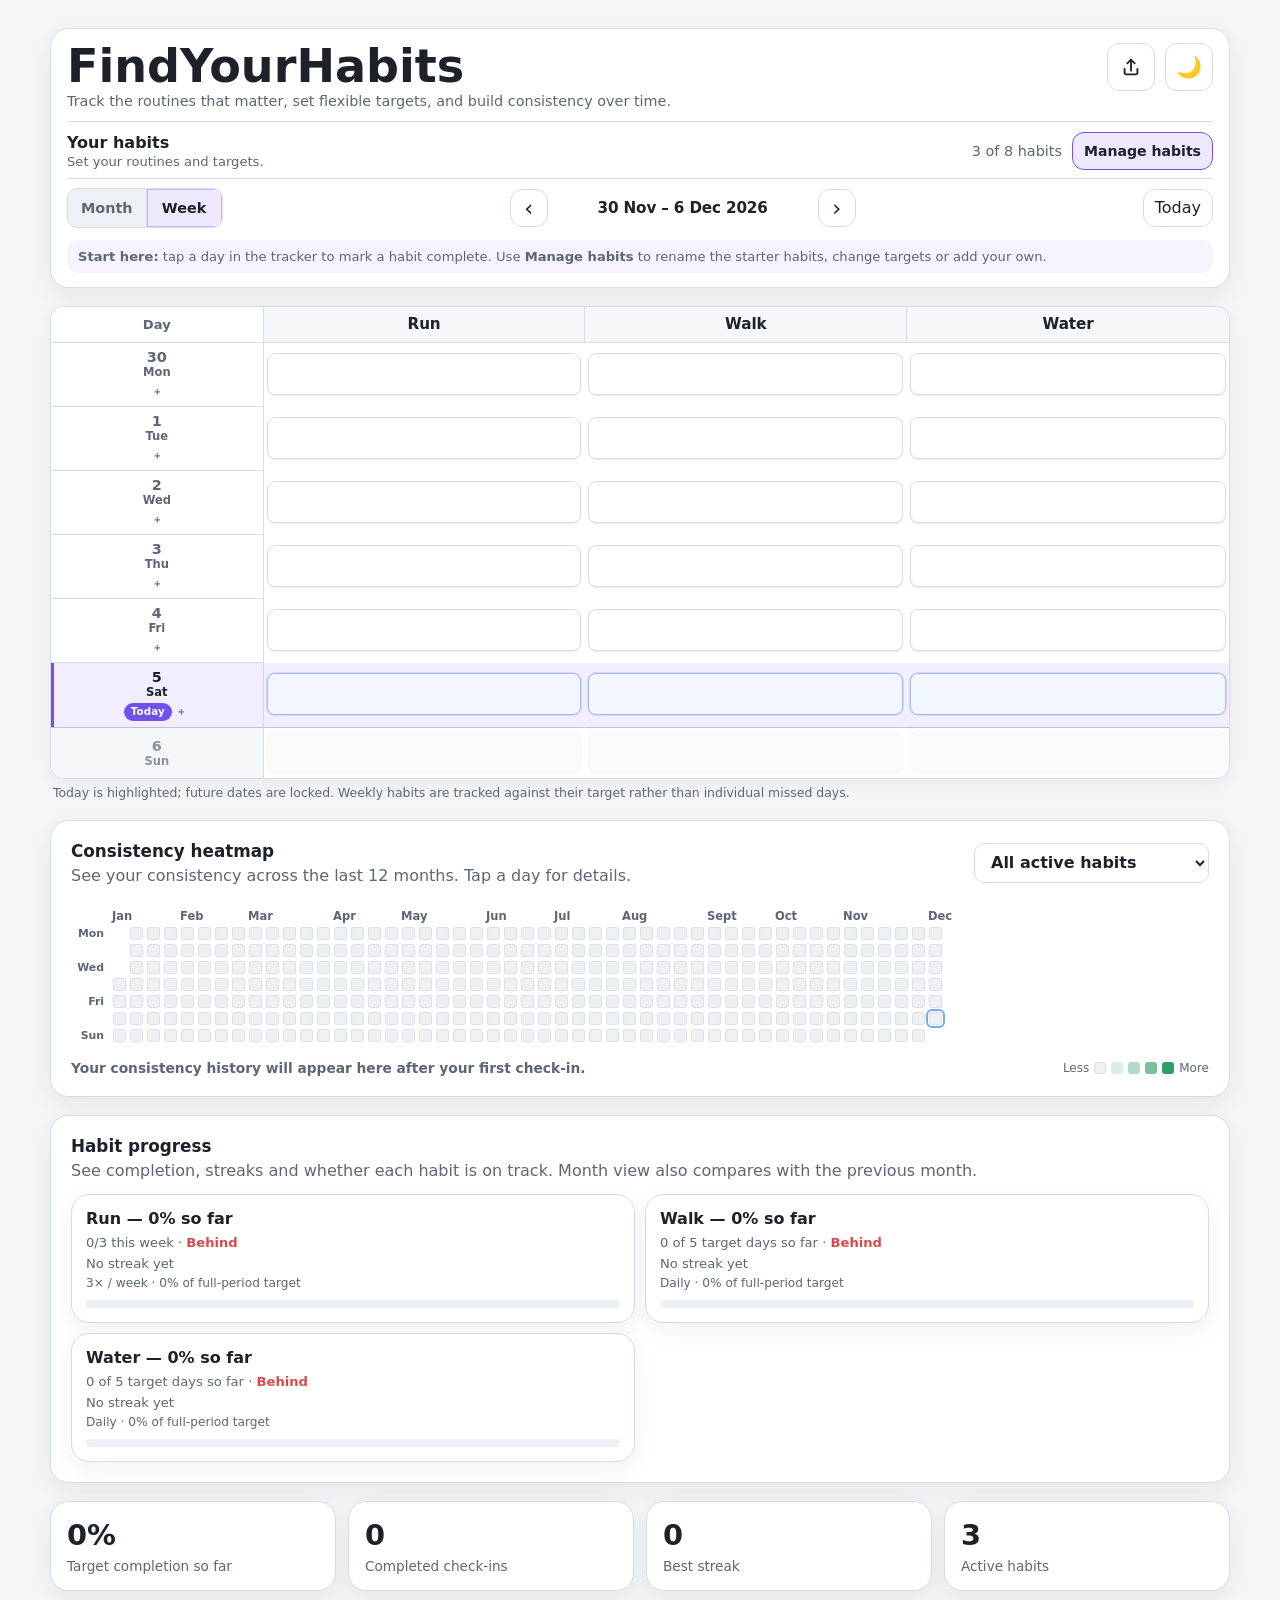
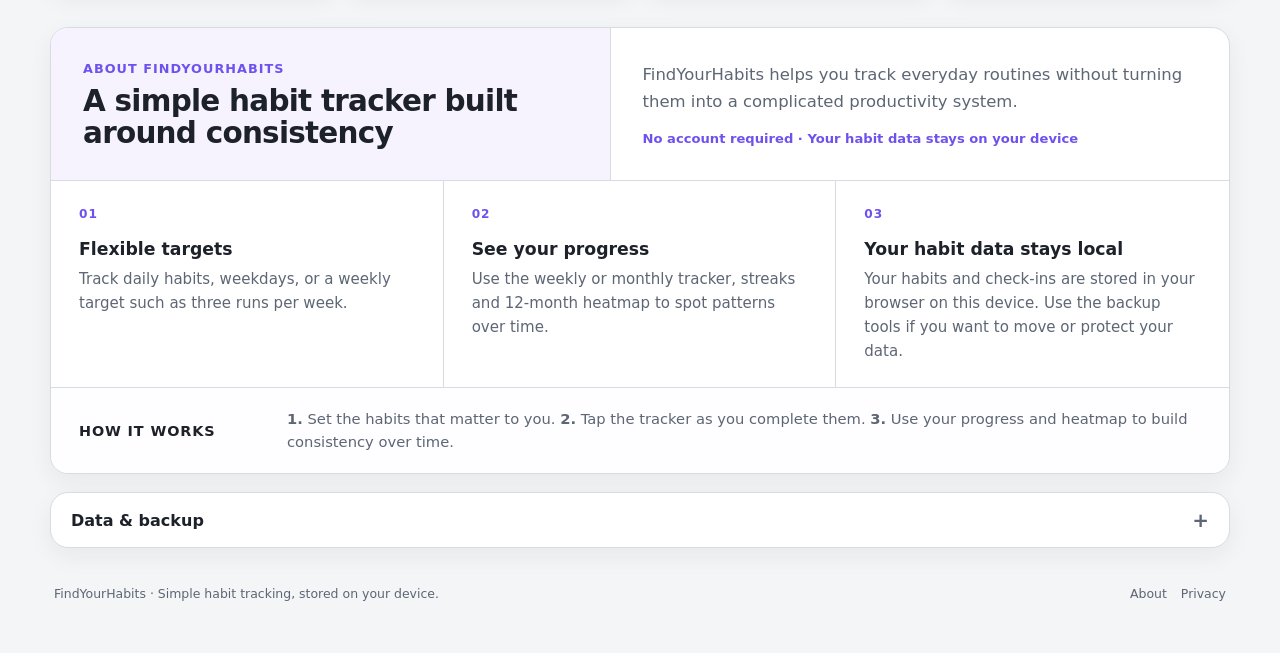
<file: index.html>
<!doctype html>
<html lang="en">
<head>
  <meta charset="utf-8" />
  <meta name="viewport" content="width=device-width, initial-scale=1" />
  <title>FindYourHabits — Habit & Routine Tracker</title>
  <meta name="description" content="Track habits and routines with flexible targets, streaks, progress views and a 12-month consistency heatmap. Works offline and keeps your data on your device." />

  <link rel="canonical" href="https://findyourhabits.com/" />
  <meta name="robots" content="index,follow" />
  <meta property="og:type" content="website" />
  <meta property="og:site_name" content="FindYourHabits" />
  <meta property="og:title" content="FindYourHabits — Habit & Routine Tracker" />
  <meta property="og:description" content="Track habits, flexible routines and long-term consistency in one simple grid." />
  <meta property="og:url" content="https://findyourhabits.com/" />
  <meta property="og:image" content="https://findyourhabits.com/social-card.png" />
  <meta property="og:image:width" content="1200" />
  <meta property="og:image:height" content="630" />
  <meta property="og:image:alt" content="FindYourHabits habit tracker with flexible targets and consistency heatmap" />
  <meta name="twitter:card" content="summary_large_image" />
  <meta name="twitter:title" content="FindYourHabits — Habit & Routine Tracker" />
  <meta name="twitter:description" content="Track habits, flexible routines and long-term consistency in one simple grid." />
  <meta name="twitter:image" content="https://findyourhabits.com/social-card.png" />
  <meta name="theme-color" content="#6f52ed" media="(prefers-color-scheme: light)" />
  <meta name="theme-color" content="#202329" media="(prefers-color-scheme: dark)" />
  <meta name="color-scheme" content="light dark" />
  <meta name="apple-mobile-web-app-capable" content="yes" />
  <meta name="apple-mobile-web-app-status-bar-style" content="default" />
  <meta name="apple-mobile-web-app-title" content="FindYourHabits" />
  <link rel="manifest" href="manifest.json" />
  <link rel="icon" type="image/svg+xml" href="icons/favicon.svg" />
  <link rel="icon" type="image/png" sizes="32x32" href="icons/favicon-32.png" />
  <link rel="apple-touch-icon" sizes="180x180" href="icons/apple-touch-icon.png" />
  <link rel="stylesheet" href="style.css?v=1.9.5" />
</head>
<body>
  <!-- FindYourHabits v1.9.7 -->
  <main class="app-shell">
    <section class="panel header-habits-panel top-dashboard-panel">
      <div class="header-panel compact-brand-row">
        <div class="brand-copy">
          <h1>FindYourHabits</h1>
          <p>Track the routines that matter, set flexible targets, and build consistency over time.</p>
        </div>
        <div class="header-actions">
          <button id="shareBtn" class="button secondary icon-button" type="button" aria-label="Share FindYourHabits" title="Share">
            <svg viewBox="0 0 24 24" aria-hidden="true" focusable="false">
              <path d="M12 16V4"></path>
              <path d="M8 8l4-4 4 4"></path>
              <path d="M5 14v4a2 2 0 0 0 2 2h10a2 2 0 0 0 2-2v-4"></path>
            </svg>
          </button>
          <button id="themeToggle" class="button secondary" type="button" aria-label="Switch to dark mode" title="Dark mode"></button>
        </div>
      </div>

      <div class="habits-divider"></div>

      <div class="dashboard-utility-row">
        <div class="habits-compact-block">
          <div class="habits-compact-copy">
            <h2>Your habits</h2>
            <p>Set your routines and targets.</p>
          </div>
          <div class="habit-heading-actions">
            <div id="habitCounter" class="counter"></div>
            <button id="editHabitsBtn" class="button primary compact-button" type="button" aria-expanded="false">Manage habits</button>
          </div>
        </div>

        <div class="tracker-controls-inline" aria-label="Tracker controls">
          <div class="view-toggle" aria-label="View toggle">
            <button id="monthViewBtn" type="button" class="active">Month</button>
            <button id="weekViewBtn" type="button">Week</button>
          </div>

          <div class="period-controls">
            <button id="prevBtn" class="button square" type="button" aria-label="Previous period">‹</button>
            <div id="periodTitle" class="period-title"></div>
            <button id="nextBtn" class="button square" type="button" aria-label="Next period">›</button>
          </div>

          <button id="todayBtn" class="button secondary today-inline" type="button">Today</button>
        </div>
      </div>

      <div id="starterHint" class="starter-hint" hidden>
        <strong>Start here:</strong> tap a day in the tracker to mark a habit complete. Use <strong>Manage habits</strong> to rename the starter habits, change targets or add your own.
      </div>

      <div id="habitEditorArea" class="habit-editor-area" hidden>
        <div id="habitEditorList" class="habit-editor-list"></div>

        <form id="habitForm" class="add-habit-form">
          <label class="sr-only" for="habitInput">New habit</label>
          <input id="habitInput" maxlength="22" placeholder="Add another habit, e.g. Read" />
          <button class="button primary" type="submit">＋ Add habit</button>
        </form>
        <div id="mobileDoneSlot" class="mobile-done-slot"></div>
        <div id="formMessage" class="form-message" aria-live="polite"></div>

        <div id="archivedHabitsArea" class="archived-habits-area" hidden>
          <div class="archived-heading-row">
            <div>
              <h3>Archived habits</h3>
              <p>Archived habits are removed from the tracker, but their previous check-ins are kept.</p>
            </div>
          </div>
          <div id="archivedHabitList" class="archived-habit-list"></div>
        </div>
      </div>
    </section>

    <section>
      <div class="tracker-wrap">
        <table aria-label="Routine tracker grid">
          <thead>
            <tr id="tableHead"></tr>
          </thead>
          <tbody id="tableBody"></tbody>
        </table>
      </div>
      <p class="helper-text">Today is highlighted; future dates are locked. Weekly habits are tracked against their target rather than individual missed days.</p>
    </section>

    <section class="panel heatmap-panel" aria-labelledby="heatmapTitle">
      <div class="heatmap-heading-row">
        <div>
          <h2 id="heatmapTitle">Consistency heatmap</h2>
          <p>See your consistency across the last 12 months. Tap a day for details.</p>
        </div>
        <label class="heatmap-filter-label">
          <span class="sr-only">Heatmap habit</span>
          <select id="heatmapHabitSelect" aria-label="Choose habit for heatmap"></select>
        </label>
      </div>

      <div class="heatmap-scroll" tabindex="0" aria-label="12 month consistency heatmap">
        <div id="heatmapGrid" class="heatmap-grid"></div>
      </div>

      <div id="heatmapDetail" class="heatmap-detail" hidden></div>

      <div class="heatmap-footer">
        <div id="heatmapSummary" class="heatmap-summary"></div>
        <div class="heatmap-legend" aria-label="Heatmap intensity legend">
          <span>Less</span>
          <i class="heat-level heat-level-0"></i>
          <i class="heat-level heat-level-1"></i>
          <i class="heat-level heat-level-2"></i>
          <i class="heat-level heat-level-3"></i>
          <i class="heat-level heat-level-4"></i>
          <span>More</span>
        </div>
      </div>
    </section>

    <section class="panel progress-panel">
      <h2>Habit progress</h2>
      <p>See completion, streaks and whether each habit is on track. Month view also compares with the previous month.</p>
      <div id="habitStats" class="habit-stat-list"></div>
    </section>

    <section class="summary-grid" aria-label="Visible period summary">
      <article class="panel summary-card">
        <div id="overallPct" class="summary-value">0%</div>
        <div class="summary-label">Target completion so far</div>
        <div id="overallComparison" class="summary-comparison" hidden></div>
      </article>
      <article class="panel summary-card">
        <div id="completedCount" class="summary-value">0</div>
        <div class="summary-label">Completed check-ins</div>
      </article>
      <article class="panel summary-card">
        <div id="bestStreak" class="summary-value">0</div>
        <div class="summary-label">Best streak</div>
      </article>
      <article class="panel summary-card">
        <div id="habitCount" class="summary-value">0</div>
        <div class="summary-label">Active habits</div>
      </article>
    </section>

    <section id="about" class="panel about-panel" aria-labelledby="aboutTitle">
      <div class="about-heading">
        <div class="about-title-block">
          <span class="eyebrow">About FindYourHabits</span>
          <h2 id="aboutTitle">A simple habit tracker built around consistency</h2>
        </div>
        <div class="about-intro-block">
          <p>FindYourHabits helps you track everyday routines without turning them into a complicated productivity system.</p>
          <span class="about-note">No account required · Your habit data stays on your device</span>
        </div>
      </div>

      <div class="about-grid">
        <article>
          <span class="feature-number">01</span>
          <h3>Flexible targets</h3>
          <p>Track daily habits, weekdays, or a weekly target such as three runs per week.</p>
        </article>
        <article>
          <span class="feature-number">02</span>
          <h3>See your progress</h3>
          <p>Use the weekly or monthly tracker, streaks and 12-month heatmap to spot patterns over time.</p>
        </article>
        <article>
          <span class="feature-number">03</span>
          <h3>Your habit data stays local</h3>
          <p>Your habits and check-ins are stored in your browser on this device. Use the backup tools if you want to move or protect your data.</p>
        </article>
      </div>

      <div class="how-it-works">
        <h3>How it works</h3>
        <p><strong>1.</strong> Set the habits that matter to you. <strong>2.</strong> Tap the tracker as you complete them. <strong>3.</strong> Use your progress and heatmap to build consistency over time.</p>
      </div>
    </section>

    <details class="panel data-panel">
      <summary>Data &amp; backup</summary>
      <div class="data-panel-body">
        <div>
          <h2>Keep your tracker safe</h2>
          <p>Export a JSON backup before changing browser or device. JSON can be restored later; CSV is for analysis only.</p>
        </div>

        <div class="data-actions">
          <button id="exportBtn" class="button primary" type="button">Backup JSON</button>
          <button id="exportCsvBtn" class="button secondary" type="button">Export CSV</button>
          <button id="importBtn" class="button secondary" type="button">Import JSON</button>
          <input id="importFile" class="sr-only" type="file" accept="application/json,.json" />
        </div>

        <div class="data-divider"></div>

        <div class="reset-row">
          <div>
            <h3>Reset options</h3>
            <p>These actions cannot be undone unless you exported a backup first.</p>
          </div>
          <div class="data-actions">
            <button id="resetMonthBtn" class="button secondary" type="button">Clear current month</button>
            <button id="resetAllBtn" class="button danger-button" type="button">Reset all data</button>
          </div>
        </div>

        <div id="dataMessage" class="form-message" aria-live="polite"></div>
      </div>
    </details>

    <footer class="site-footer">
      <p>FindYourHabits · Simple habit tracking, stored on your device.</p>
      <nav aria-label="Site information">
        <a href="#about">About</a>
        <a href="privacy.html">Privacy</a>
      </nav>
    </footer>
  </main>

  <script src="script.js?v=1.9.5"></script>
  <!-- Cloudflare Web Analytics -->
  <script type='module' src='https://static.cloudflareinsights.com/beacon.min.js' data-cf-beacon='{"token": "76a8667458e445cbbbcdd4d15a2771f6"}'></script>
  <!-- End Cloudflare Web Analytics -->
</body>
</html>
</file>
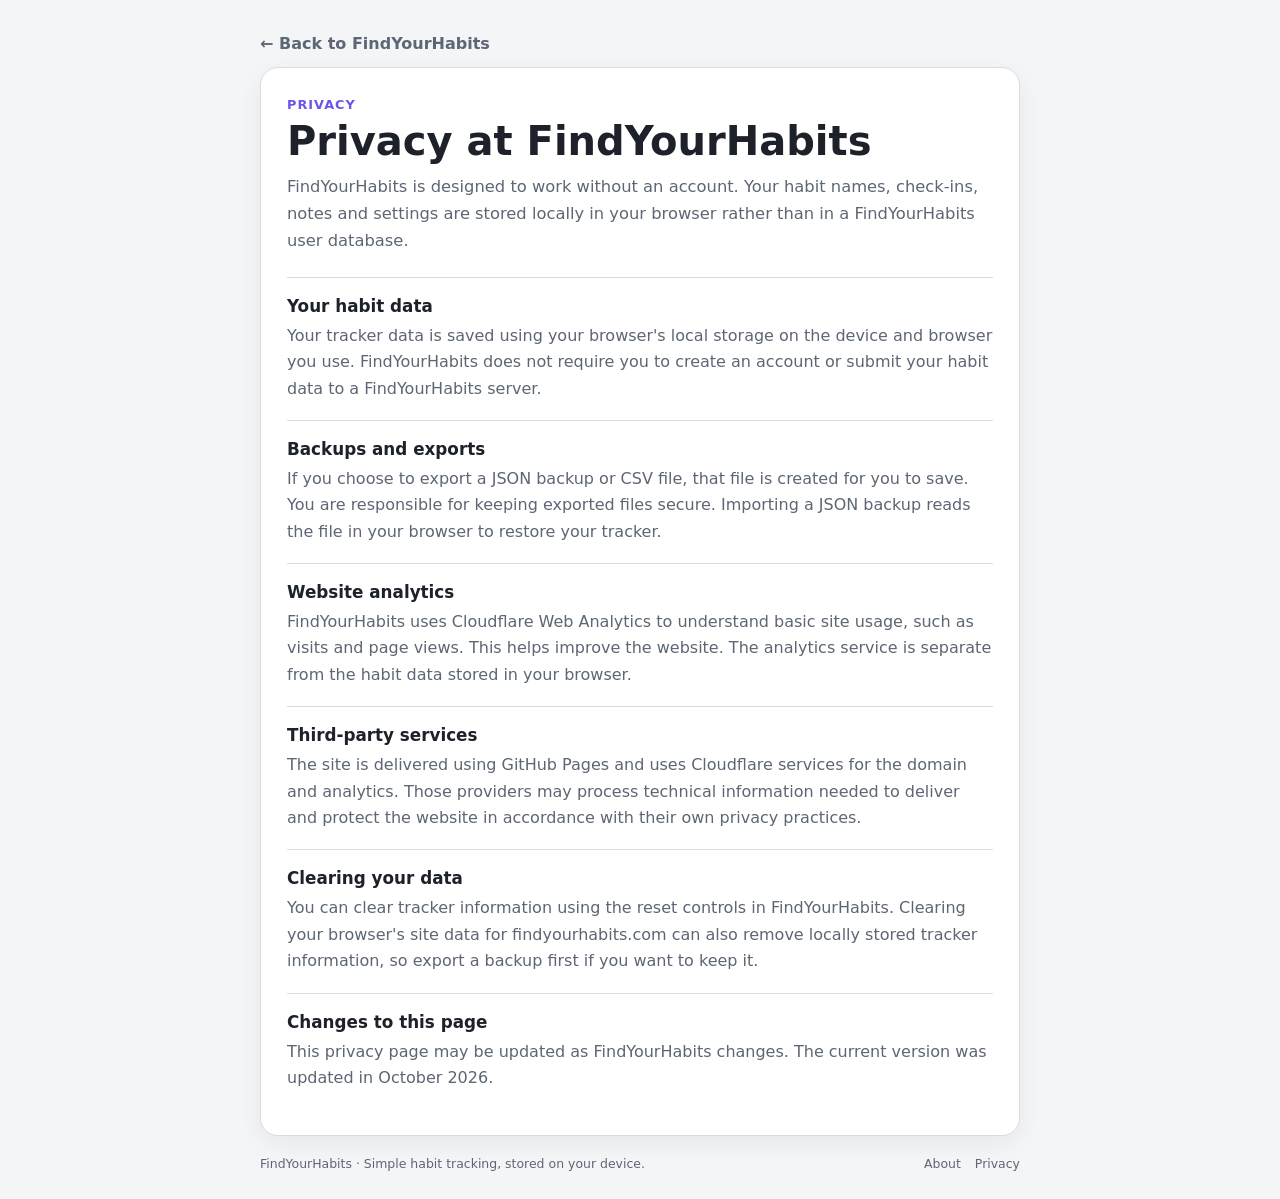
<file: privacy.html>
<!doctype html>
<html lang="en">
<head>
  <meta charset="utf-8" />
  <meta name="viewport" content="width=device-width, initial-scale=1" />
  <title>Privacy — FindYourHabits</title>
  <meta name="description" content="Privacy information for FindYourHabits, including local habit data storage and privacy-friendly website analytics." />
  <link rel="canonical" href="https://findyourhabits.com/privacy.html" />
  <meta name="robots" content="index,follow" />
  <meta name="theme-color" content="#6f52ed" media="(prefers-color-scheme: light)" />
  <meta name="theme-color" content="#202329" media="(prefers-color-scheme: dark)" />
  <meta name="color-scheme" content="light dark" />
  <link rel="icon" type="image/svg+xml" href="icons/favicon.svg" />
  <link rel="icon" type="image/png" sizes="32x32" href="icons/favicon-32.png" />
  <link rel="apple-touch-icon" sizes="180x180" href="icons/apple-touch-icon.png" />
  <link rel="stylesheet" href="style.css?v=1.9.5" />
</head>
<body>
  <main class="legal-shell">
    <a class="back-link" href="/">← Back to FindYourHabits</a>

    <article class="panel legal-panel">
      <span class="eyebrow">Privacy</span>
      <h1>Privacy at FindYourHabits</h1>
      <p class="legal-intro">FindYourHabits is designed to work without an account. Your habit names, check-ins, notes and settings are stored locally in your browser rather than in a FindYourHabits user database.</p>

      <section>
        <h2>Your habit data</h2>
        <p>Your tracker data is saved using your browser's local storage on the device and browser you use. FindYourHabits does not require you to create an account or submit your habit data to a FindYourHabits server.</p>
      </section>

      <section>
        <h2>Backups and exports</h2>
        <p>If you choose to export a JSON backup or CSV file, that file is created for you to save. You are responsible for keeping exported files secure. Importing a JSON backup reads the file in your browser to restore your tracker.</p>
      </section>

      <section>
        <h2>Website analytics</h2>
        <p>FindYourHabits uses Cloudflare Web Analytics to understand basic site usage, such as visits and page views. This helps improve the website. The analytics service is separate from the habit data stored in your browser.</p>
      </section>

      <section>
        <h2>Third-party services</h2>
        <p>The site is delivered using GitHub Pages and uses Cloudflare services for the domain and analytics. Those providers may process technical information needed to deliver and protect the website in accordance with their own privacy practices.</p>
      </section>

      <section>
        <h2>Clearing your data</h2>
        <p>You can clear tracker information using the reset controls in FindYourHabits. Clearing your browser's site data for findyourhabits.com can also remove locally stored tracker information, so export a backup first if you want to keep it.</p>
      </section>

      <section>
        <h2>Changes to this page</h2>
        <p>This privacy page may be updated as FindYourHabits changes. The current version was updated in October 2026.</p>
      </section>
    </article>

    <footer class="site-footer legal-footer">
      <p>FindYourHabits · Simple habit tracking, stored on your device.</p>
      <nav aria-label="Site information">
        <a href="/#about">About</a>
        <a href="privacy.html" aria-current="page">Privacy</a>
      </nav>
    </footer>
  </main>

  <!-- Cloudflare Web Analytics -->
  <script type='module' src='https://static.cloudflareinsights.com/beacon.min.js' data-cf-beacon='{"token": "76a8667458e445cbbbcdd4d15a2771f6"}'></script>
  <!-- End Cloudflare Web Analytics -->
</body>
</html>
</file>
<file: style.css>
:root {
  --bg: #f4f5f7;
  --card: #ffffff;
  --border: #d7dbe2;
  --text: #1d2129;
  --muted: #5d6674;
  --soft: #eef1f4;
  --accent: #6f52ed;
  --accent-soft: #eee9ff;
  --done: #d8f2df;
  --done-text: #17462b;
  --danger: #b23a48;
  --progress-low: #d84a4a;
  --progress-mid: #d99a2b;
  --progress-high: #2f9e63;
  --today-bg: #edf4ff;
  --today-line: #7da8e8;
  --off-target: #f7f8fa;
  --shadow: 0 8px 24px rgba(20, 26, 35, 0.06);
}

body.dark {
  --bg: #15171b;
  --card: #202329;
  --border: #3a404b;
  --text: #f3f5f7;
  --muted: #b7bec8;
  --soft: #2b3038;
  --accent: #9a83ff;
  --accent-soft: #31294c;
  --done: #315e42;
  --done-text: #eefcf3;
  --danger: #ff8f9e;
  --progress-low: #ff6b6b;
  --progress-mid: #f2b84b;
  --progress-high: #57c785;
  --today-bg: #26364c;
  --today-line: #76a8ee;
  --off-target: #1b1e23;
  --shadow: none;
}

* { box-sizing: border-box; }
html { color-scheme: light; }
body.dark { color-scheme: dark; }

body {
  margin: 0;
  font-family: Inter, ui-sans-serif, system-ui, -apple-system, BlinkMacSystemFont, "Segoe UI", sans-serif;
  background: var(--bg);
  color: var(--text);
}

button, input, select { font: inherit; }
button { cursor: pointer; }

.app-shell {
  width: min(1180px, calc(100% - 28px));
  margin: 28px auto 48px;
  display: grid;
  gap: 18px;
}

.panel {
  background: var(--card);
  border: 1px solid var(--border);
  border-radius: 18px;
  box-shadow: var(--shadow);
}

.header-panel {
  display: flex;
  align-items: center;
  justify-content: space-between;
  gap: 16px;
  flex-wrap: wrap;
}

.header-habits-panel,
.progress-panel { padding: 20px; }

h1, h2, p { margin-top: 0; }
h1 { margin-bottom: 6px; font-size: clamp(3.2rem, 5vw, 4.6rem); }
h2 { margin-bottom: 5px; font-size: 1.05rem; }
p { margin-bottom: 0; color: var(--muted); }

.button,
.view-toggle button {
  min-height: 44px;
  border-radius: 12px;
  border: 1px solid var(--border);
  background: var(--card);
  color: var(--text);
  padding: 10px 15px;
}

.button.primary {
  border-color: var(--accent);
  background: var(--accent-soft);
  font-weight: 700;
}

.button.square {
  width: 46px;
  padding: 0;
  font-size: 1.7rem;
}

.header-habits-panel {
  display: grid;
  gap: 16px;
}

.header-habits-panel .header-panel {
  padding: 0;
}

.habits-divider {
  height: 1px;
  background: var(--border);
}

.habits-heading {
  align-items: flex-start;
}

.habit-heading-actions {
  display: flex;
  align-items: center;
  justify-content: flex-end;
  gap: 8px;
  flex-wrap: wrap;
}

.compact-button {
  min-height: 38px;
  padding: 7px 11px;
  font-size: .88rem;
}

.habit-editor-area {
  margin-top: 14px;
  padding-top: 14px;
  border-top: 1px solid var(--border);
}

.habit-editor-area[hidden] { display: none; }

.habit-editor-list {
  margin-top: 0;
  display: grid;
  grid-template-columns: repeat(2, minmax(0, 1fr));
  gap: 8px;
}

.habit-editor-row {
  display: grid;
  grid-template-columns: minmax(120px, 1fr) minmax(125px, 155px) auto auto auto;
  gap: 6px;
  align-items: center;
  min-width: 0;
  padding: 7px;
  border: 1px solid var(--border);
  border-radius: 14px;
  background: color-mix(in srgb, var(--soft) 38%, var(--card));
}

input,
select {
  min-height: 44px;
  width: 100%;
  border: 1px solid var(--border);
  border-radius: 12px;
  background: var(--card);
  color: var(--text);
  padding: 10px 12px;
}

input::placeholder { color: #8a93a1; opacity: 1; }

.icon-btn,

.icon-btn:disabled {
  cursor: not-allowed;
  opacity: .35;
}

.add-habit-form {
  margin-top: 14px;
  display: grid;
  grid-template-columns: minmax(0, 1fr) auto;
  gap: 10px;
  padding: 12px;
  border: 1px dashed var(--border);
  border-radius: 14px;
}

.counter,
.form-message,
.helper-text {
  color: var(--muted);
  font-size: 0.9rem;
}

.form-message { margin-top: 10px; min-height: 1.3em; }

.view-toggle {
  display: inline-flex;
  overflow: hidden;
  border: 1px solid var(--border);
  border-radius: 12px;
  background: var(--soft);
}

.view-toggle button {
  border: 0;
  border-radius: 0;
  min-width: 92px;
  background: transparent;
  color: var(--muted);
  font-weight: 700;
}

.view-toggle button + button { border-left: 1px solid var(--border); }
.view-toggle button.active { background: var(--card); color: var(--text); }

.period-controls {
  display: flex;
  align-items: center;
  gap: 10px;
}

.period-title {
  min-width: 220px;
  text-align: center;
  font-weight: 800;
  font-size: 1.15rem;
}

.summary-grid {
  display: grid;
  grid-template-columns: repeat(4, minmax(0, 1fr));
  gap: 12px;
}

.summary-card { padding: 16px; }
.summary-value { font-size: 1.8rem; font-weight: 800; }
.summary-label { margin-top: 6px; color: var(--muted); font-size: 0.85rem; }

.tracker-wrap {
  overflow-x: auto;
  background: var(--card);
  border: 1px solid var(--border);
  border-radius: 16px;
  box-shadow: var(--shadow);
}

table {
  width: 100%;
  min-width: max-content;
  border-collapse: separate;
  border-spacing: 0;
}

th, td {
  border-right: 1px solid var(--border);
  border-bottom: 1px solid var(--border);
  text-align: center;
}

th:last-child, td:last-child { border-right: 0; }
tbody tr:last-child td { border-bottom: 0; }

thead th {
  position: sticky;
  top: 0;
  z-index: 3;
  background: var(--card);
}

.day-col {
  position: sticky;
  left: 0;
  z-index: 4;
  min-width: 88px;
  width: 88px;
  background: var(--card);
}

tbody .day-col {
  z-index: 2;
  padding: 7px;
  font-weight: 700;
  color: var(--muted);
}

.today td {
  box-shadow: inset 0 2px 0 var(--today-line), inset 0 -2px 0 var(--today-line);
}

.today .day-col {
  color: var(--text);
  background: var(--today-bg);
}

.today-badge {
  display: inline-block;
  margin-top: 3px;
  padding: 2px 6px;
  border-radius: 999px;
  background: var(--accent-soft);
  color: var(--text);
  font-size: .63rem;
  font-weight: 800;
  letter-spacing: .01em;
}

.habit-head {
  min-width: 124px;
  padding: 10px 8px;
}

.habit-name { font-weight: 800; }

.habit-header-note {
  margin-top: 3px;
  font-size: .66rem;
  line-height: 1.2;
  color: var(--muted);
  font-weight: 650;
  white-space: nowrap;
}

.check-cell {
  min-width: 124px;
  height: 52px;
  padding: 0;
  background: var(--card);
}

.check-cell.off-target { background: var(--off-target); }
.check-cell.off-target .check-btn { opacity: .52; }

.check-cell.done {
  background: var(--done);
  color: var(--done-text);
}

.check-cell.done .check-btn { opacity: 1; }

.check-btn {
  width: 100%;
  height: 52px;
  border: 0;
  background: transparent;
  color: inherit;
  font-size: 1.4rem;
  font-weight: 900;
}

.helper-text { margin: 8px 4px 0; }

.habit-stat-list {
  margin-top: 14px;
  display: grid;
  grid-template-columns: repeat(2, minmax(0, 1fr));
  gap: 10px;
}

.habit-stat { padding: 14px; }
.habit-stat strong { display: block; margin-bottom: 5px; }
.habit-stat .small { color: var(--muted); font-size: 0.82rem; line-height: 1.45; }
.habit-target-label { color: var(--muted); font-size: .76rem; margin-top: 3px; }

.progress {
  height: 8px;
  margin-top: 10px;
  background: var(--soft);
  border-radius: 999px;
  overflow: hidden;
}

.progress > span {
  display: block;
  height: 100%;
  border-radius: inherit;
  transition: width 160ms ease;
}

.progress-low > span { background: var(--progress-low); }
.progress-mid > span { background: var(--progress-mid); }
.progress-high > span { background: var(--progress-high); }

.empty-note { color: var(--muted); }
.sr-only { position:absolute; width:1px; height:1px; padding:0; margin:-1px; overflow:hidden; clip:rect(0,0,0,0); white-space:nowrap; border:0; }

button:focus-visible,
input:focus-visible,
select:focus-visible {
  outline: 3px solid color-mix(in srgb, var(--accent) 42%, transparent);
  outline-offset: 2px;
}

@media (max-width: 980px) {

  .habit-editor-list { grid-template-columns: 1fr; }
  .habit-editor-row {
    grid-template-columns: minmax(0, 1fr) minmax(145px, 180px) auto auto auto;
  }
}

@media (max-width: 800px) {
  .summary-grid { grid-template-columns: repeat(2, minmax(0, 1fr)); }
  .habit-stat-list { grid-template-columns: 1fr; }
  .habit-editor-row {
    grid-template-columns: minmax(0, 1fr) auto auto auto;
  }
  .habit-editor-row select { grid-column: 1 / -1; grid-row: 2; }
}

@media (max-width: 640px) {
  .app-shell { width: min(100% - 18px, 1180px); margin-top: 12px; gap: 12px; }
  .header-panel,
  .habits-panel,
  .progress-panel { padding: 14px; }
  .add-habit-form { grid-template-columns: 1fr; }
  .period-controls { order: 3; width: 100%; justify-content: space-between; }
  .period-title { min-width: 0; flex: 1; }
  .button.secondary { width: auto; }
  .habit-head,
  .check-cell { min-width: 108px; }

  .habit-heading-actions { width: 100%; justify-content: flex-start; }
  .counter { margin-right: auto; }
  .habit-editor-row {
    grid-template-columns: minmax(0, 1fr) repeat(3, 44px);
  }
}

@media (max-width: 430px) {

  .compact-button { flex: 1 1 auto; }
}

/* v1.4: archive + month comparison */
.archive-btn {
  min-height: 44px;
  border: 1px solid var(--border);
  border-radius: 12px;
  background: var(--card);
  color: var(--muted);
  padding: 0 11px;
  font-weight: 700;
}

.archive-btn:hover { color: var(--text); }

.archived-habits-area {
  margin-top: 16px;
  padding-top: 14px;
  border-top: 1px solid var(--border);
}

.archived-habits-area[hidden] { display: none; }

.archived-heading-row h3 {
  margin: 0 0 4px;
  font-size: .95rem;
}

.archived-heading-row p {
  font-size: .82rem;
}

.archived-habit-list {
  margin-top: 10px;
  display: flex;
  flex-wrap: wrap;
  gap: 8px;
}

.archived-habit-item {
  display: inline-flex;
  align-items: center;
  gap: 8px;
  padding: 7px 8px 7px 10px;
  border: 1px solid var(--border);
  border-radius: 999px;
  background: color-mix(in srgb, var(--soft) 48%, var(--card));
}

.archived-habit-name {
  font-size: .82rem;
  font-weight: 700;
}

.restore-btn {
  min-height: 32px;
  border: 1px solid var(--border);
  border-radius: 999px;
  background: var(--card);
  color: var(--text);
  padding: 4px 9px;
  font-size: .76rem;
  font-weight: 700;
}

.summary-comparison {
  margin-top: 7px;
  font-size: .78rem;
  font-weight: 700;
  color: var(--muted);
}

.comparison-positive { color: var(--progress-high); }
.comparison-negative { color: var(--progress-low); }
.comparison-neutral { color: var(--muted); }

.habit-comparison {
  margin-top: 5px;
  font-size: .76rem;
  font-weight: 650;
}

@media (max-width: 800px) {
  .archive-btn {
    grid-column: 1 / -1;
    min-height: 38px;
  }
}

/* v1.5: backup, restore and reset */
.data-panel {
  overflow: hidden;
}

.data-panel > summary {
  min-height: 54px;
  display: flex;
  align-items: center;
  padding: 0 20px;
  cursor: pointer;
  font-weight: 800;
  list-style: none;
  user-select: none;
}

.data-panel > summary::-webkit-details-marker { display: none; }

.data-panel > summary::after {
  content: '+';
  margin-left: auto;
  color: var(--muted);
  font-size: 1.25rem;
  font-weight: 600;
}

.data-panel[open] > summary::after { content: '−'; }
.data-panel[open] > summary { border-bottom: 1px solid var(--border); }

.data-panel-body {
  padding: 18px 20px 20px;
}

.data-panel-body h2,
.data-panel-body h3 {
  margin: 0 0 4px;
}

.data-panel-body h3 { font-size: .95rem; }

.data-actions {
  display: flex;
  flex-wrap: wrap;
  gap: 8px;
  margin-top: 14px;
}

.data-divider {
  height: 1px;
  background: var(--border);
  margin: 18px 0;
}

.reset-row {
  display: flex;
  align-items: flex-start;
  justify-content: space-between;
  gap: 18px;
  flex-wrap: wrap;
}

.reset-row .data-actions { margin-top: 0; }

.danger-button {
  color: var(--danger);
  border-color: color-mix(in srgb, var(--danger) 45%, var(--border));
  background: color-mix(in srgb, var(--danger) 8%, var(--card));
  font-weight: 700;
}

@media (max-width: 640px) {
  .data-panel > summary { padding: 0 14px; }
  .data-panel-body { padding: 14px; }
  .data-actions { width: 100%; }
  .data-actions .button { flex: 1 1 auto; }
}

@media (display-mode: standalone) {
  .app-shell {
    margin-top: max(14px, env(safe-area-inset-top));
    padding-bottom: max(0px, env(safe-area-inset-bottom));
  }
}

.view-toggle {
  border-radius: 10px;
}

.view-toggle button {
  min-width: 78px;
  min-height: 38px;
  padding: 7px 13px;
  font-size: .9rem;
}

.view-toggle button.active {
  background: var(--accent-soft);
  color: var(--text);
  box-shadow: inset 0 0 0 1px color-mix(in srgb, var(--accent) 30%, transparent);
}

.period-controls { gap: 7px; }

.period-title {
  min-width: 205px;
  font-size: 1.08rem;
  letter-spacing: -.01em;
}

.tracker-wrap {
  border-radius: 14px;
  box-shadow: 0 5px 18px rgba(20, 26, 35, 0.05);
}

body.dark .tracker-wrap { box-shadow: none; }

thead th {
  background: color-mix(in srgb, var(--soft) 60%, var(--card));
}

.day-col {
  min-width: 78px;
  width: 78px;
}

thead .day-col {
  color: var(--muted);
  font-size: .82rem;
  letter-spacing: .01em;
}

tbody .day-col {
  padding: 6px 7px;
  font-size: .9rem;
}

.habit-head {
  min-width: 118px;
  padding: 8px 8px 9px;
}

.habit-name {
  font-size: .93rem;
  letter-spacing: -.005em;
}

.habit-header-note {
  margin-top: 2px;
  font-size: .62rem;
}

.check-cell {
  min-width: 118px;
  height: 48px;
}

.check-btn {
  height: 48px;
  font-size: 1.32rem;
  transition: background-color 120ms ease, transform 90ms ease;
}

.check-btn:active { transform: scale(.985); }

.check-cell:not(.done) .check-btn:hover {
  background: color-mix(in srgb, var(--soft) 55%, transparent);
}

.check-cell.done {
  box-shadow: inset 0 0 0 1px color-mix(in srgb, var(--done-text) 12%, transparent);
}

.today td {
  box-shadow: inset 0 1px 0 var(--today-line), inset 0 -1px 0 var(--today-line);
}

.today .day-col {
  box-shadow: inset 3px 0 0 var(--today-line), inset 0 1px 0 var(--today-line), inset 0 -1px 0 var(--today-line);
}

.today-badge {
  margin-top: 2px;
  padding: 1px 5px;
  font-size: .6rem;
}

.helper-text {
  margin: 6px 3px 0;
  font-size: .78rem;
  line-height: 1.35;
}

@media (max-width: 640px) {
  .view-toggle { align-self: flex-start; }
  .view-toggle button { min-width: 72px; min-height: 36px; }

  .period-controls {
    order: 3;
    width: 100%;
    justify-content: center;
    padding-top: 1px;
  }

  .period-title { min-width: 0; max-width: 235px; flex: 1; }

  .habit-head,
  .check-cell { min-width: 104px; }

  .day-col { min-width: 70px; width: 70px; }
  .check-cell,
  .check-btn { height: 46px; }
}

@media (hover: none) {
  .check-cell:not(.done) .check-btn:hover { background: transparent; }
}

/* v1.6.6 trust + clarity pass */

.habit-head,
.check-cell {
  width: 118px;
  min-width: 118px;
  max-width: 118px;
}

.habit-head {
  vertical-align: middle;
}

.habit-head .habit-name {
  font-size: .95rem;
  line-height: 1.2;
}

.check-cell.future {
  background: color-mix(in srgb, var(--soft) 78%, var(--card));
}

.check-cell.future .check-btn {
  cursor: not-allowed;
  opacity: .28;
}

.future-row .day-col {
  color: color-mix(in srgb, var(--muted) 70%, transparent);
  background: color-mix(in srgb, var(--soft) 62%, var(--card));
}

.check-cell.missed:not(.off-target) {
  background: color-mix(in srgb, var(--danger) 5%, var(--card));
}

.check-cell.missed:not(.off-target) .check-btn::after {
  content: '';
  width: 5px;
  height: 5px;
  border-radius: 50%;
  background: color-mix(in srgb, var(--danger) 45%, transparent);
  display: inline-block;
}

.today .check-cell:not(.done):not(.off-target) {
  background: color-mix(in srgb, var(--today-bg) 70%, var(--card));
}

.pace-label {
  font-weight: 800;
}

.pace-label.progress-high { color: var(--progress-high); }
.pace-label.progress-mid { color: var(--progress-mid); }
.pace-label.progress-low { color: var(--progress-low); }
.pace-label.progress-neutral { color: var(--muted); }

.progress.progress-neutral > span {
  background: var(--muted);
}

.streak-line {
  margin-top: 2px;
}

@media (max-width: 640px) {
  .habit-head,
  .check-cell {
    width: 104px;
    min-width: 104px;
    max-width: 104px;
  }
}

.tracker-wrap {
  -webkit-overflow-scrolling: touch;
  overscroll-behavior-x: contain;
}

@media (max-width: 640px) {
  .tracker-wrap {
    border-radius: 13px;
  }

  .habit-head,
  .check-cell {
    width: 78px;
    min-width: 78px;
    max-width: 78px;
  }

  .habit-head {
    padding: 7px 4px;
  }

  .habit-head .habit-name {
    font-size: .8rem;
    line-height: 1.1;
    overflow-wrap: anywhere;
  }

  .habit-header-note {
    font-size: .56rem;
    white-space: normal;
  }

  .day-col {
    width: 64px;
    min-width: 64px;
    max-width: 64px;
  }

  tbody .day-col {
    padding: 4px 3px;
    font-size: .78rem;
  }

  .check-cell,
  .check-btn {
    height: 40px;
  }

  .check-btn {
    font-size: 1.2rem;
  }

  .today-badge {
    padding: 1px 4px;
    font-size: .52rem;
  }
}

@media (max-width: 640px) {
  .header-panel {
    position: static;
    display: flex;
    flex-direction: column;
    align-items: flex-start;
    gap: 10px;
    padding-right: 0 !important;
  }

  .header-actions {
    position: static;
    display: flex;
    align-items: center;
    justify-content: flex-start;
    gap: 8px;
  }

  .icon-button {
    width: 40px;
    min-width: 40px;
    min-height: 40px;
  }

  .icon-button svg {
    width: 18px;
    height: 18px;
  }

  #themeToggle {
    position: static;
    width: 40px;
    min-width: 40px;
    min-height: 40px;
    padding: 0;
    overflow: hidden;
    white-space: nowrap;
    font-size: 0;
    display: inline-flex;
    align-items: center;
    justify-content: center;
  }

  #themeToggle::before {
    content: '🌙';
    font-size: 1.2rem;
    line-height: 1;
  }

  body.dark #themeToggle::before {
    content: '☀️';
  }
}

.heatmap-panel {
  padding: 20px;
  overflow: hidden;
}

.heatmap-heading-row,
.heatmap-footer {
  display: flex;
  align-items: center;
  justify-content: space-between;
  gap: 16px;
  flex-wrap: wrap;
}

.heatmap-heading-row {
  margin-bottom: 16px;
}

.heatmap-heading-row select {
  min-width: 235px;
  min-height: 40px;
  padding: 7px 34px 7px 12px;
  border: 1px solid var(--border);
  border-radius: 10px;
  background: var(--card);
  color: var(--text);
  font-weight: 650;
}

.heatmap-scroll {
  overflow-x: auto;
  -webkit-overflow-scrolling: touch;
  overscroll-behavior-x: contain;
  padding: 2px 2px 8px;
}

.heatmap-grid {
  --heat-cell: 13px;
  display: grid;
  grid-template-columns: 36px repeat(var(--heatmap-weeks), var(--heat-cell));
  grid-template-rows: 20px repeat(7, var(--heat-cell));
  gap: 4px;
  width: max-content;
  min-width: 100%;
  align-items: center;
}

.heatmap-month {
  align-self: end;
  color: var(--muted);
  font-size: .72rem;
  font-weight: 750;
  white-space: nowrap;
  transform: translateX(-1px);
}

.heatmap-weekday {
  color: var(--muted);
  font-size: .68rem;
  font-weight: 700;
  text-align: right;
  padding-right: 5px;
  line-height: var(--heat-cell);
}

.heatmap-cell,
.heat-level {
  width: var(--heat-cell, 13px);
  height: var(--heat-cell, 13px);
  border-radius: 3px;
  border: 1px solid color-mix(in srgb, var(--border) 72%, transparent);
}

.heatmap-cell {
  padding: 0;
  min-height: 0;
  background: var(--soft);
  cursor: pointer;
}

.heatmap-cell:hover:not(:disabled) {
  outline: 2px solid color-mix(in srgb, var(--accent) 50%, transparent);
  outline-offset: 1px;
}

.heatmap-cell:focus-visible {
  outline: 2px solid var(--accent);
  outline-offset: 2px;
  z-index: 2;
}

.heatmap-cell.heatmap-outside {
  border-color: transparent;
  background: transparent;
  cursor: default;
}

.heat-level-0 { background: var(--soft); }
.heat-level-1 { background: color-mix(in srgb, var(--progress-high) 18%, var(--card)); border-color: transparent; }
.heat-level-2 { background: color-mix(in srgb, var(--progress-high) 38%, var(--card)); border-color: transparent; }
.heat-level-3 { background: color-mix(in srgb, var(--progress-high) 64%, var(--card)); border-color: transparent; }
.heat-level-4 { background: var(--progress-high); border-color: transparent; }

.heatmap-today {
  outline: 2px solid var(--today-line);
  outline-offset: 1px;
}

.heatmap-footer {
  margin-top: 10px;
}

.heatmap-summary {
  color: var(--muted);
  font-size: .86rem;
  font-weight: 550;
}

.heatmap-legend {
  display: inline-flex;
  align-items: center;
  gap: 5px;
  color: var(--muted);
  font-size: .75rem;
  white-space: nowrap;
}

.heatmap-legend .heat-level {
  --heat-cell: 12px;
  display: inline-block;
}

@media (max-width: 640px) {
  .heatmap-panel { padding: 16px 14px; }
  .heatmap-heading-row { align-items: stretch; margin-bottom: 12px; }
  .heatmap-filter-label { width: 100%; }
  .heatmap-heading-row select { width: 100%; min-width: 0; }
  .heatmap-grid { --heat-cell: 12px; gap: 3px; }
  .heatmap-footer { align-items: flex-start; }
  .heatmap-summary { width: 100%; }
}

/* Keep the table structure for alignment, but inset each interactive cell so
   the check-ins read as individual keys rather than one continuous grid. */
tbody .check-cell {
  padding: 3px;
  background: transparent !important;
  border-right-color: transparent;
  border-bottom-color: transparent;
  box-shadow: none !important;
}

.check-cell .check-btn {
  height: 42px;
  border: 1px solid var(--border);
  border-radius: 8px;
  background: var(--card);
  color: var(--text);
  box-shadow: 0 1px 1px color-mix(in srgb, #000 7%, transparent);
}

body.dark .check-cell .check-btn {
  box-shadow: inset 0 1px 0 color-mix(in srgb, #fff 4%, transparent);
}

.check-cell.done .check-btn {
  background: var(--done);
  color: var(--done-text);
  border-color: color-mix(in srgb, var(--done-text) 16%, var(--done));
}

.check-cell.off-target .check-btn {
  background: var(--off-target);
}

.check-cell.future .check-btn {
  background: color-mix(in srgb, var(--soft) 78%, var(--card));
  border-color: color-mix(in srgb, var(--border) 65%, transparent);
}

.check-cell.missed:not(.off-target) .check-btn {
  background: color-mix(in srgb, var(--danger) 5%, var(--card));
  border-color: color-mix(in srgb, var(--danger) 12%, var(--border));
}

.today .check-cell:not(.done):not(.off-target) .check-btn {
  background: color-mix(in srgb, var(--today-bg) 72%, var(--card));
  border-color: color-mix(in srgb, var(--today-line) 55%, var(--border));
}

.check-cell:not(.done) .check-btn:hover {
  background: color-mix(in srgb, var(--soft) 60%, var(--card));
}

/* Preserve the highlighted Today row without drawing a continuous line
   through the chiclet gaps. */
.today .check-cell {
  box-shadow: none !important;
}

@media (max-width: 640px) {
  tbody .check-cell {
    padding: 2px;
  }

  .check-cell .check-btn {
    height: 36px;
    border-radius: 7px;
  }
}

@media (max-width: 640px) {
  .habit-editor-area {
    margin-top: 10px;
    padding-top: 10px;
  }

  .habit-editor-list {
    gap: 7px;
  }

  .habit-editor-row {
    grid-template-columns: minmax(0, 1fr) minmax(104px, 118px) 40px 40px 72px;
    gap: 5px;
    padding: 6px;
    border-radius: 12px;
  }

  .habit-editor-row input,
  .habit-editor-row select,
  .habit-editor-row .icon-btn,
  .habit-editor-row .archive-btn {
    min-height: 40px;
    height: 40px;
  }

  .habit-editor-row input,
  .habit-editor-row select {
    padding: 7px 9px;
  }

  .habit-editor-row select {
    grid-column: auto;
    grid-row: auto;
    font-size: .88rem;
  }

  .habit-editor-row .icon-btn {
    min-width: 40px;
    width: 40px;
    padding: 0;
  }

  .habit-editor-row .archive-btn {
    grid-column: auto;
    min-width: 0;
    padding: 0 7px;
    font-size: .78rem;
  }
}

@media (max-width: 430px) {
  .habit-editor-row {
    grid-template-columns: minmax(0, 1fr) 40px 40px;
    grid-template-rows: 40px 40px;
    gap: 5px;
  }

  .habit-editor-row input {
    grid-column: 1;
    grid-row: 1;
  }

  .habit-editor-row .icon-btn:nth-of-type(1) {
    grid-column: 2;
    grid-row: 1;
  }

  .habit-editor-row .icon-btn:nth-of-type(2) {
    grid-column: 3;
    grid-row: 1;
  }

  .habit-editor-row select {
    grid-column: 1 / 3;
    grid-row: 2;
  }

  .habit-editor-row .archive-btn {
    grid-column: 3;
    grid-row: 2;
    font-size: 0;
    padding: 0;
  }

  .habit-editor-row .archive-btn::before {
    content: "Archive";
    font-size: .68rem;
  }

  .add-habit-form {
    margin-top: 10px;
    padding: 8px;
    gap: 7px;
  }
}

.starter-hint {
  margin-top: 2px;
  padding: 9px 11px;
  border-radius: 11px;
  background: color-mix(in srgb, var(--accent-soft) 55%, var(--card));
  color: var(--muted);
  font-size: .82rem;
}

.day-note-btn {
  display: inline-flex;
  align-items: center;
  justify-content: center;
  width: 18px;
  height: 18px;
  min-height: 0;
  margin: 3px auto 0;
  padding: 0;
  border: 0;
  border-radius: 50%;
  background: transparent;
  color: var(--muted);
  font-size: .65rem;
  line-height: 1;
}

.day-note-btn.has-note {
  color: var(--accent);
}

.heatmap-detail {
  margin: 4px 0 12px;
  padding: 10px 12px;
  border: 1px solid var(--border);
  border-radius: 12px;
  background: color-mix(in srgb, var(--soft) 52%, var(--card));
  display: flex;
  align-items: center;
  justify-content: space-between;
  gap: 12px;
}

.heatmap-detail[hidden] { display: none; }

.heatmap-detail-copy {
  min-width: 0;
  display: grid;
  gap: 2px;
}

.heatmap-detail-copy strong { font-size: .86rem; }
.heatmap-detail-copy span { color: var(--muted); font-size: .78rem; }

.heatmap-detail-actions {
  display: flex;
  gap: 6px;
  flex: 0 0 auto;
}

.archived-habit-item {
  border-radius: 12px;
}

.archived-habit-history {
  color: var(--muted);
  font-size: .72rem;
}

/* Keep habit names visible while vertically scrolling the tracker on mobile. */
@media (max-width: 640px) {
  .tracker-wrap thead th {
    position: sticky;
    top: 0;
    z-index: 7;
  }

  .tracker-wrap thead .day-col {
    left: 0;
    z-index: 9;
  }

  .heatmap-detail {
    align-items: stretch;
    flex-direction: column;
  }

  .heatmap-detail-actions .button {
    flex: 1;
  }
}

.tracker-wrap tbody tr.today-row .day-col {
  background: color-mix(in srgb, var(--accent-soft) 76%, var(--card));
  color: var(--text);
  box-shadow: inset 3px 0 0 var(--accent);
}

.tracker-wrap tbody tr.today-row .check-cell {
  background: color-mix(in srgb, var(--accent-soft) 76%, var(--card));
}

.tracker-wrap tbody tr.today-row .check-cell.done,
.tracker-wrap tbody tr.today-row .check-cell.future,
.tracker-wrap tbody tr.today-row .check-cell.missed:not(.off-target),
.tracker-wrap tbody tr.today-row .check-cell.off-target {
  background: color-mix(in srgb, var(--accent-soft) 76%, var(--card));
}

.tracker-wrap tbody tr.today-row .check-btn {
  border-color: color-mix(in srgb, var(--accent) 55%, var(--border));
  box-shadow: 0 0 0 1px color-mix(in srgb, var(--accent) 18%, transparent);
}

.tracker-wrap tbody tr.today-row .check-cell.done .check-btn {
  border-color: color-mix(in srgb, var(--done-text) 38%, var(--border));
  box-shadow: 0 0 0 1px color-mix(in srgb, var(--done-text) 14%, transparent);
}

.today-badge {
  display: inline-flex;
  margin-top: 4px;
  padding: 2px 7px;
  border-radius: 999px;
  background: var(--accent);
  color: #fff;
  font-size: .64rem;
  font-weight: 800;
  letter-spacing: .02em;
  line-height: 1.35;
}

@media (max-width: 640px) {
  .tracker-wrap tbody tr.today-row .day-col {
    box-shadow: inset 3px 0 0 var(--accent);
  }

  .today-badge {
    padding: 2px 6px;
    font-size: .6rem;
  }
}

.tracker-wrap tbody tr.today-row td,
.tracker-wrap tbody tr.today-row th {
  border-top-color: color-mix(in srgb, var(--accent) 22%, var(--border));
  border-bottom-color: color-mix(in srgb, var(--accent) 22%, var(--border));
}

.tracker-wrap tbody tr.today-row {
  background: color-mix(in srgb, var(--accent-soft) 76%, var(--card));
}

.tracker-wrap tbody tr.today-row td:not(.day-col),
.tracker-wrap tbody tr.today-row th:not(.day-col) {
  background: color-mix(in srgb, var(--accent-soft) 76%, var(--card));
}

/* v1.7.1: responsive containment
   Keep wide tracker/heatmap content inside their own horizontal scrollers
   instead of allowing them to widen the whole page. */
html,
body {
  width: 100%;
  max-width: 100%;
  overflow-x: hidden;
}

.app-shell {
  min-width: 0;
  max-width: 100%;
}

.app-shell > *,
.app-shell > section,
.panel,
.header-habits-panel,
.progress-panel,
.summary-grid,
.data-panel {
  min-width: 0;
  max-width: 100%;
}

.tracker-wrap,
.heatmap-scroll {
  width: 100%;
  max-width: 100%;
  min-width: 0;
  overflow-x: auto;
  overflow-y: hidden;
  -webkit-overflow-scrolling: touch;
  overscroll-behavior-inline: contain;
  scrollbar-width: thin;
}

.tracker-wrap table {
  width: max-content;
  min-width: 100%;
}

.heatmap-panel,
.heatmap-heading-row,
.heatmap-footer,
.heatmap-detail,
.heatmap-detail-copy {
  min-width: 0;
  max-width: 100%;
}

.heatmap-summary,
.progress-panel p,
.helper-text,
.header-panel p,
.habits-heading p {
  overflow-wrap: anywhere;
}

@media (max-width: 640px) {
  .app-shell {
    width: calc(100% - 16px);
    margin-left: auto;
    margin-right: auto;
  }

  .tracker-wrap {
    /* 7–8 habits intentionally scroll within the grid; the page itself does not. */
    touch-action: pan-x pan-y;
  }

  .heatmap-scroll {
    touch-action: pan-x pan-y;
  }

  .header-habits-panel,
  .heatmap-panel,
  .progress-panel,
  .data-panel {
    width: 100%;
  }

  .period-controls {
    min-width: 0;
  }

  .period-title {
    overflow-wrap: anywhere;
  }
}

/* Dashboard: brand, habit management and tracker navigation */
.top-dashboard-panel {
  gap: 10px;
  padding: 14px 16px;
}

.compact-brand-row {
  align-items: flex-start;
}

.header-actions {
  display: flex;
  align-items: center;
  gap: 10px;
}

.icon-button {
  width: 48px;
  min-width: 48px;
  min-height: 48px;
  padding: 0;
  display: inline-flex;
  align-items: center;
  justify-content: center;
}

.icon-button svg {
  width: 22px;
  height: 22px;
  fill: none;
  stroke: currentColor;
  stroke-width: 2;
  stroke-linecap: round;
  stroke-linejoin: round;
}

#shareBtn.is-success {
  border-color: var(--accent);
  color: var(--accent);
}


.compact-brand-row h1 {
  margin-bottom: 3px;
  font-size: clamp(2.25rem, 3.6vw, 3.25rem);
  line-height: 1;
}

.compact-brand-row .brand-copy {
  min-width: 0;
  flex: 1 1 520px;
}

.compact-brand-row .brand-copy p {
  max-width: 820px;
  font-size: .9rem;
  line-height: 1.3;
}

.dashboard-utility-row {
  display: grid;
  grid-template-columns: minmax(0, 1fr);
  gap: 8px;
  align-items: center;
}

.habits-compact-block {
  min-width: 0;
  display: flex;
  align-items: center;
  justify-content: space-between;
  gap: 10px;
}

.habits-compact-copy {
  min-width: 0;
}

.habits-compact-copy h2 {
  margin: 0 0 2px;
  font-size: 1rem;
}

.habits-compact-copy p {
  font-size: .82rem;
  white-space: nowrap;
}

.habit-heading-actions {
  flex-wrap: nowrap;
  gap: 10px;
}

#editHabitsBtn {
  min-width: 124px;
}

.tracker-controls-inline {
  min-width: 0;
  display: grid;
  grid-template-columns: auto minmax(260px, 1fr) auto;
  align-items: center;
  gap: 10px;
  padding-top: 9px;
  border-top: 1px solid var(--border);
}

.tracker-controls-inline .period-controls {
  min-width: 0;
  justify-content: center;
}

.tracker-controls-inline .period-title {
  min-width: 0;
  width: clamp(190px, 20vw, 280px);
  font-size: .95rem;
  font-weight: 800;
}

.tracker-controls-inline .view-toggle button {
  min-width: 76px;
}

.tracker-controls-inline .button.square {
  width: 38px;
  min-height: 38px;
  font-size: 1.4rem;
}

.tracker-controls-inline .today-inline {
  min-height: 38px;
  padding: 7px 11px;
}

@media (max-width: 640px) {
  .top-dashboard-panel {
    padding: 10px 12px;
    gap: 8px;
  }

  .compact-brand-row {
    min-height: 42px;
    display: flex;
    align-items: flex-start;
    padding-right: 0 !important;
  }

  .compact-brand-row h1 {
    margin: 0;
    font-size: clamp(1.72rem, 8vw, 2.2rem);
    line-height: 1.02;
  }

  .compact-brand-row .brand-copy p {
    display: none;
  }

  #themeToggle {
    width: 40px;
    min-width: 40px;
    min-height: 40px;
  }

  .habits-divider {
    margin: 0;
  }

  .habits-compact-block {
    display: grid;
    grid-template-columns: minmax(0, 1fr) auto;
    gap: 8px;
  }

  .habits-compact-copy {
    display: flex;
    align-items: baseline;
    gap: 8px;
  }

  .habits-compact-copy h2 {
    margin: 0;
    font-size: .92rem;
  }

  .habits-compact-copy p {
    display: none;
  }

  .habit-heading-actions {
    width: auto;
    display: flex;
    align-items: center;
    gap: 7px;
  }

  .counter {
    margin: 0;
    font-size: .76rem;
    white-space: nowrap;
  }

  #editHabitsBtn {
    min-width: 0;
    min-height: 36px;
    padding: 6px 9px;
    font-size: .78rem;
  }

  .tracker-controls-inline {
    grid-template-columns: auto minmax(0, 1fr) auto;
    grid-template-areas: "toggle period today";
    gap: 7px;
    padding-top: 8px;
  }

  .tracker-controls-inline .view-toggle {
    grid-area: toggle;
    justify-self: start;
  }

  .tracker-controls-inline .period-controls {
    grid-area: period;
    width: 100%;
    justify-content: center;
    gap: 5px;
  }

  .tracker-controls-inline .today-inline {
    grid-area: today;
    min-height: 36px;
    padding: 6px 9px;
    font-size: .78rem;
  }

  .tracker-controls-inline .view-toggle button {
    min-width: 54px;
    min-height: 36px;
    padding: 6px 9px;
    font-size: .78rem;
  }

  .tracker-controls-inline .button.square {
    width: 34px;
    min-height: 34px;
    font-size: 1.25rem;
  }

  .tracker-controls-inline .period-title {
    width: auto;
    max-width: 150px;
    font-size: .82rem;
    line-height: 1.15;
    white-space: nowrap;
  }
}

@media (max-width: 470px) {
  .tracker-controls-inline {
    grid-template-columns: 1fr auto;
    grid-template-areas:
      "toggle today"
      "period period";
    row-gap: 6px;
  }

  .tracker-controls-inline .period-controls {
    justify-content: space-between;
  }

  .tracker-controls-inline .period-title {
    max-width: none;
    text-align: center;
  }

  .habits-compact-copy h2 {
    display: none;
  }
}


/* v1.8.6: repair compact mobile header layout */
@media (max-width: 640px) {
  .header-panel.compact-brand-row {
    display: grid !important;
    grid-template-columns: minmax(0, 1fr) auto;
    align-items: center;
    column-gap: 10px;
    row-gap: 0;
    min-height: 0;
    padding-right: 0 !important;
  }

  .compact-brand-row .brand-copy {
    flex: none;
    width: auto;
    min-width: 0;
  }

  .compact-brand-row .brand-copy p {
    display: none;
  }

  .compact-brand-row h1 {
    margin: 0;
    font-size: clamp(1.62rem, 7vw, 2rem);
    line-height: 1;
    white-space: nowrap;
  }

  .header-actions {
    position: static;
    display: flex;
    align-items: center;
    justify-content: flex-end;
    gap: 6px;
    margin: 0;
  }

  .header-actions .icon-button,
  .header-actions #themeToggle {
    width: 38px;
    min-width: 38px;
    height: 38px;
    min-height: 38px;
    padding: 0;
  }

  .header-actions .icon-button svg {
    width: 17px;
    height: 17px;
  }
}

@media (max-width: 400px) {
  .compact-brand-row h1 {
    font-size: 1.48rem;
  }

  .header-actions .icon-button,
  .header-actions #themeToggle {
    width: 36px;
    min-width: 36px;
    height: 36px;
    min-height: 36px;
  }
}


/* v1.8.7: keep theme toggle icon-only at all viewport sizes */
#themeToggle {
  width: 48px;
  min-width: 48px;
  height: 48px;
  min-height: 48px;
  padding: 0;
  overflow: hidden;
  white-space: nowrap;
  font-size: 0;
  line-height: 1;
  display: inline-flex;
  align-items: center;
  justify-content: center;
}

#themeToggle::before {
  content: '🌙';
  font-size: 1.3rem;
  line-height: 1;
}

body.dark #themeToggle::before {
  content: '☀️';
}

@media (max-width: 640px) {
  #themeToggle {
    width: 38px;
    min-width: 38px;
    height: 38px;
    min-height: 38px;
  }

  #themeToggle::before {
    font-size: 1.05rem;
  }
}

@media (max-width: 400px) {
  #themeToggle {
    width: 36px;
    min-width: 36px;
    height: 36px;
    min-height: 36px;
  }
}



/* v1.9.3 — one mobile Manage/Done control, moved beside Add habit while editing */
.mobile-done-slot {
  display: none;
}

@media (max-width: 640px) {
  .mobile-done-slot {
    display: block;
    margin-top: 8px;
  }

  .mobile-editor-done-button {
    width: 100%;
    min-height: 46px;
    font-weight: 800;
  }
}


/* v1.9.4 — About, privacy and first-use polish */
.about-panel {
  margin-top: 18px;
}

.about-heading {
  display: flex;
  justify-content: space-between;
  gap: 20px;
  align-items: flex-start;
}

.about-heading h2 {
  margin: 4px 0 6px;
}

.about-heading p {
  margin: 0;
  color: var(--muted);
  max-width: 760px;
}

.eyebrow {
  display: inline-block;
  color: var(--accent);
  font-size: .76rem;
  font-weight: 800;
  letter-spacing: .08em;
  text-transform: uppercase;
}

.about-grid {
  display: grid;
  grid-template-columns: repeat(3, minmax(0, 1fr));
  gap: 12px;
  margin-top: 18px;
}

.about-grid article {
  padding: 14px;
  border: 1px solid var(--border);
  border-radius: 14px;
  background: color-mix(in srgb, var(--card) 86%, var(--accent-soft));
}

.about-grid h3,
.how-it-works h3 {
  margin: 0 0 6px;
  font-size: .98rem;
}

.about-grid p,
.how-it-works p {
  margin: 0;
  color: var(--muted);
  line-height: 1.55;
}

.how-it-works {
  margin-top: 12px;
  padding-top: 14px;
  border-top: 1px solid var(--border);
}

.site-footer {
  display: flex;
  justify-content: space-between;
  align-items: center;
  gap: 16px;
  padding: 18px 4px 4px;
  color: var(--muted);
  font-size: .78rem;
}

.site-footer p {
  margin: 0;
}

.site-footer nav {
  display: flex;
  gap: 14px;
}

.site-footer a,
.back-link {
  color: var(--muted);
  text-decoration: none;
}

.site-footer a:hover,
.back-link:hover {
  color: var(--accent);
  text-decoration: underline;
}

.legal-shell {
  width: min(760px, calc(100% - 28px));
  margin: 0 auto;
  padding: 34px 0 24px;
}

.back-link {
  display: inline-block;
  margin: 0 0 14px;
  font-weight: 700;
}

.legal-panel {
  padding: 26px;
}

.legal-panel h1 {
  margin: 5px 0 10px;
  font-size: clamp(1.8rem, 5vw, 2.5rem);
}

.legal-intro {
  margin: 0 0 22px;
  color: var(--muted);
  font-size: 1.02rem;
  line-height: 1.65;
}

.legal-panel section {
  padding: 18px 0;
  border-top: 1px solid var(--border);
}

.legal-panel section h2 {
  margin: 0 0 7px;
  font-size: 1.05rem;
}

.legal-panel section p {
  margin: 0;
  color: var(--muted);
  line-height: 1.65;
}

.legal-footer {
  padding-left: 0;
  padding-right: 0;
}

@media (max-width: 720px) {
  .about-grid {
    grid-template-columns: 1fr;
  }

  .site-footer {
    flex-direction: column;
    align-items: flex-start;
    gap: 8px;
  }

  .legal-shell {
    width: calc(100% - 16px);
    padding-top: 18px;
  }

  .legal-panel {
    padding: 18px;
  }
}


/* v1.9.5 — compact About section on phones */
@media (max-width: 720px) {
  .about-panel {
    padding: 16px;
  }

  .about-heading h2 {
    margin-top: 3px;
    font-size: 1.08rem;
    line-height: 1.25;
  }

  .about-heading p {
    margin-top: 5px;
    font-size: .88rem;
    line-height: 1.45;
  }

  .about-grid {
    display: flex;
    flex-wrap: wrap;
    gap: 7px;
    margin-top: 12px;
  }

  .about-grid article {
    padding: 7px 10px;
    border-radius: 999px;
    background: var(--accent-soft);
  }

  .about-grid h3 {
    margin: 0;
    font-size: .78rem;
    line-height: 1.2;
  }

  .about-grid article p {
    display: none;
  }

  .how-it-works {
    margin-top: 11px;
    padding-top: 10px;
  }

  .how-it-works h3 {
    display: none;
  }

  .how-it-works p {
    font-size: .82rem;
    line-height: 1.4;
  }

  .site-footer {
    padding-top: 14px;
  }
}


/* v1.9.6 — stronger desktop About layout, preserving compact mobile version */
@media (min-width: 721px) {
  .about-panel {
    padding: 28px 30px;
  }

  .about-heading {
    display: grid;
    grid-template-columns: minmax(280px, .9fr) minmax(360px, 1.1fr);
    gap: 38px;
    align-items: end;
  }

  .about-heading h2 {
    margin: 6px 0 0;
    font-size: clamp(1.45rem, 2vw, 1.9rem);
    line-height: 1.15;
    max-width: 520px;
  }

  .about-heading p {
    font-size: 1rem;
    line-height: 1.6;
    max-width: 620px;
    padding-bottom: 2px;
  }

  .eyebrow {
    font-size: .8rem;
  }

  .about-grid {
    gap: 16px;
    margin-top: 26px;
  }

  .about-grid article {
    min-height: 138px;
    padding: 20px;
    border-radius: 16px;
    display: flex;
    flex-direction: column;
    justify-content: flex-start;
  }

  .about-grid h3 {
    margin-bottom: 9px;
    font-size: 1.05rem;
  }

  .about-grid p {
    font-size: .93rem;
    line-height: 1.55;
  }

  .how-it-works {
    display: grid;
    grid-template-columns: 145px 1fr;
    gap: 20px;
    align-items: start;
    margin-top: 18px;
    padding-top: 18px;
  }

  .how-it-works h3 {
    margin: 1px 0 0;
    font-size: 1rem;
  }

  .how-it-works p {
    font-size: .93rem;
    line-height: 1.55;
  }

  .site-footer {
    padding-top: 20px;
  }
}


/* v1.9.7 — actual desktop redesign of About section */
.feature-number,
.about-note {
  display: none;
}

@media (min-width: 721px) {
  .about-panel {
    padding: 0;
    overflow: hidden;
  }

  .about-heading {
    display: grid;
    grid-template-columns: minmax(0, 0.95fr) minmax(0, 1.05fr);
    gap: 0;
    align-items: stretch;
    border-bottom: 1px solid var(--border);
  }

  .about-title-block,
  .about-intro-block {
    padding: 30px 32px;
  }

  .about-title-block {
    background: color-mix(in srgb, var(--accent-soft) 54%, var(--card));
    border-right: 1px solid var(--border);
  }

  .about-title-block h2 {
    margin: 8px 0 0;
    max-width: 520px;
    font-size: clamp(1.65rem, 2.3vw, 2.15rem);
    line-height: 1.1;
    letter-spacing: -0.025em;
  }

  .about-intro-block {
    display: flex;
    flex-direction: column;
    justify-content: center;
  }

  .about-intro-block p {
    margin: 0;
    max-width: 650px;
    color: var(--muted);
    font-size: 1.03rem;
    line-height: 1.65;
  }

  .about-note {
    display: inline-block;
    margin-top: 14px;
    color: var(--accent);
    font-size: .82rem;
    font-weight: 750;
  }

  .about-grid {
    display: grid;
    grid-template-columns: repeat(3, minmax(0, 1fr));
    gap: 0;
    margin: 0;
  }

  .about-grid article {
    min-height: 168px;
    padding: 26px 28px 24px;
    border: 0;
    border-right: 1px solid var(--border);
    border-radius: 0;
    background: transparent;
  }

  .about-grid article:last-child {
    border-right: 0;
  }

  .feature-number {
    display: block;
    margin-bottom: 18px;
    color: var(--accent);
    font-size: .76rem;
    font-weight: 850;
    letter-spacing: .08em;
  }

  .about-grid h3 {
    margin: 0 0 8px;
    font-size: 1.08rem;
  }

  .about-grid p {
    margin: 0;
    max-width: 430px;
    color: var(--muted);
    font-size: .94rem;
    line-height: 1.6;
  }

  .how-it-works {
    display: grid;
    grid-template-columns: 180px 1fr;
    gap: 28px;
    align-items: center;
    margin: 0;
    padding: 20px 28px;
    border-top: 1px solid var(--border);
    background: color-mix(in srgb, var(--card) 92%, var(--accent-soft));
  }

  .how-it-works h3 {
    margin: 0;
    font-size: .9rem;
    text-transform: uppercase;
    letter-spacing: .06em;
  }

  .how-it-works p {
    margin: 0;
    font-size: .92rem;
    line-height: 1.55;
  }
}

/* Keep the compact phone presentation from v1.9.5 */
@media (max-width: 720px) {
  .about-title-block,
  .about-intro-block {
    padding: 0;
  }

  .about-note,
  .feature-number {
    display: none;
  }
}
</file>
